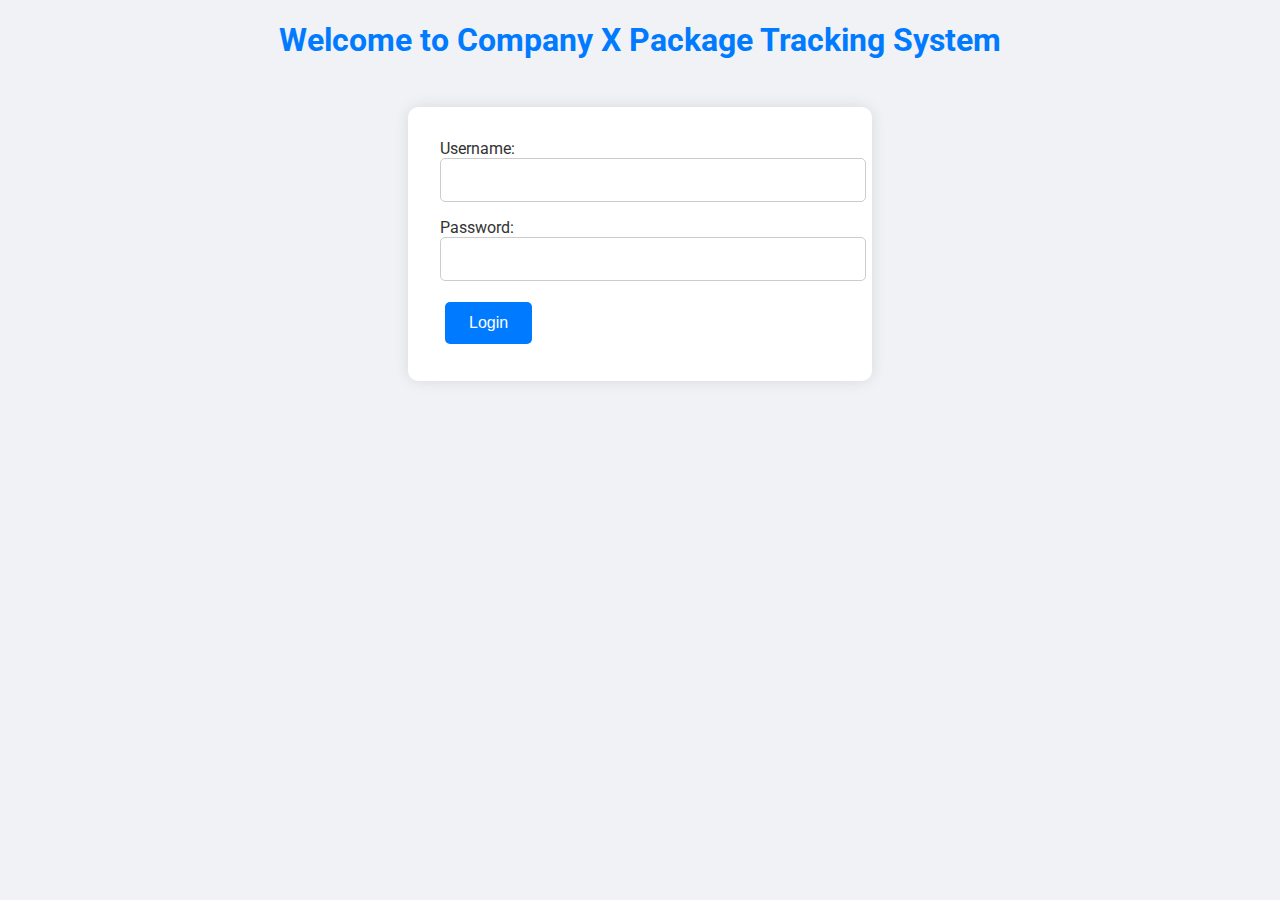
<file: index.html>
<!DOCTYPE html>
<html lang="en">
<head>
    <meta charset="UTF-8">
    <meta name="viewport" content="width=device-width, initial-scale=1.0">
    <title>Company X - Package Tracking</title>
    <link rel="stylesheet" href="css/styles.css">
</head>
<body>
    <h1>Welcome to Company X Package Tracking System</h1>
    <div class="login-options">
        <form id="login-form">
            <label for="username">Username:</label>
            <input type="text" id="username" required>
            <label for="password">Password:</label>
            <input type="password" id="password" required>
            <button type="submit">Login</button>
        </form>
        <p id="login-error" style="color: red;"></p>
    </div>
    <script src="js/data.js"></script>
    <script src="js/login.js"></script>
</body>
</html>
</file>
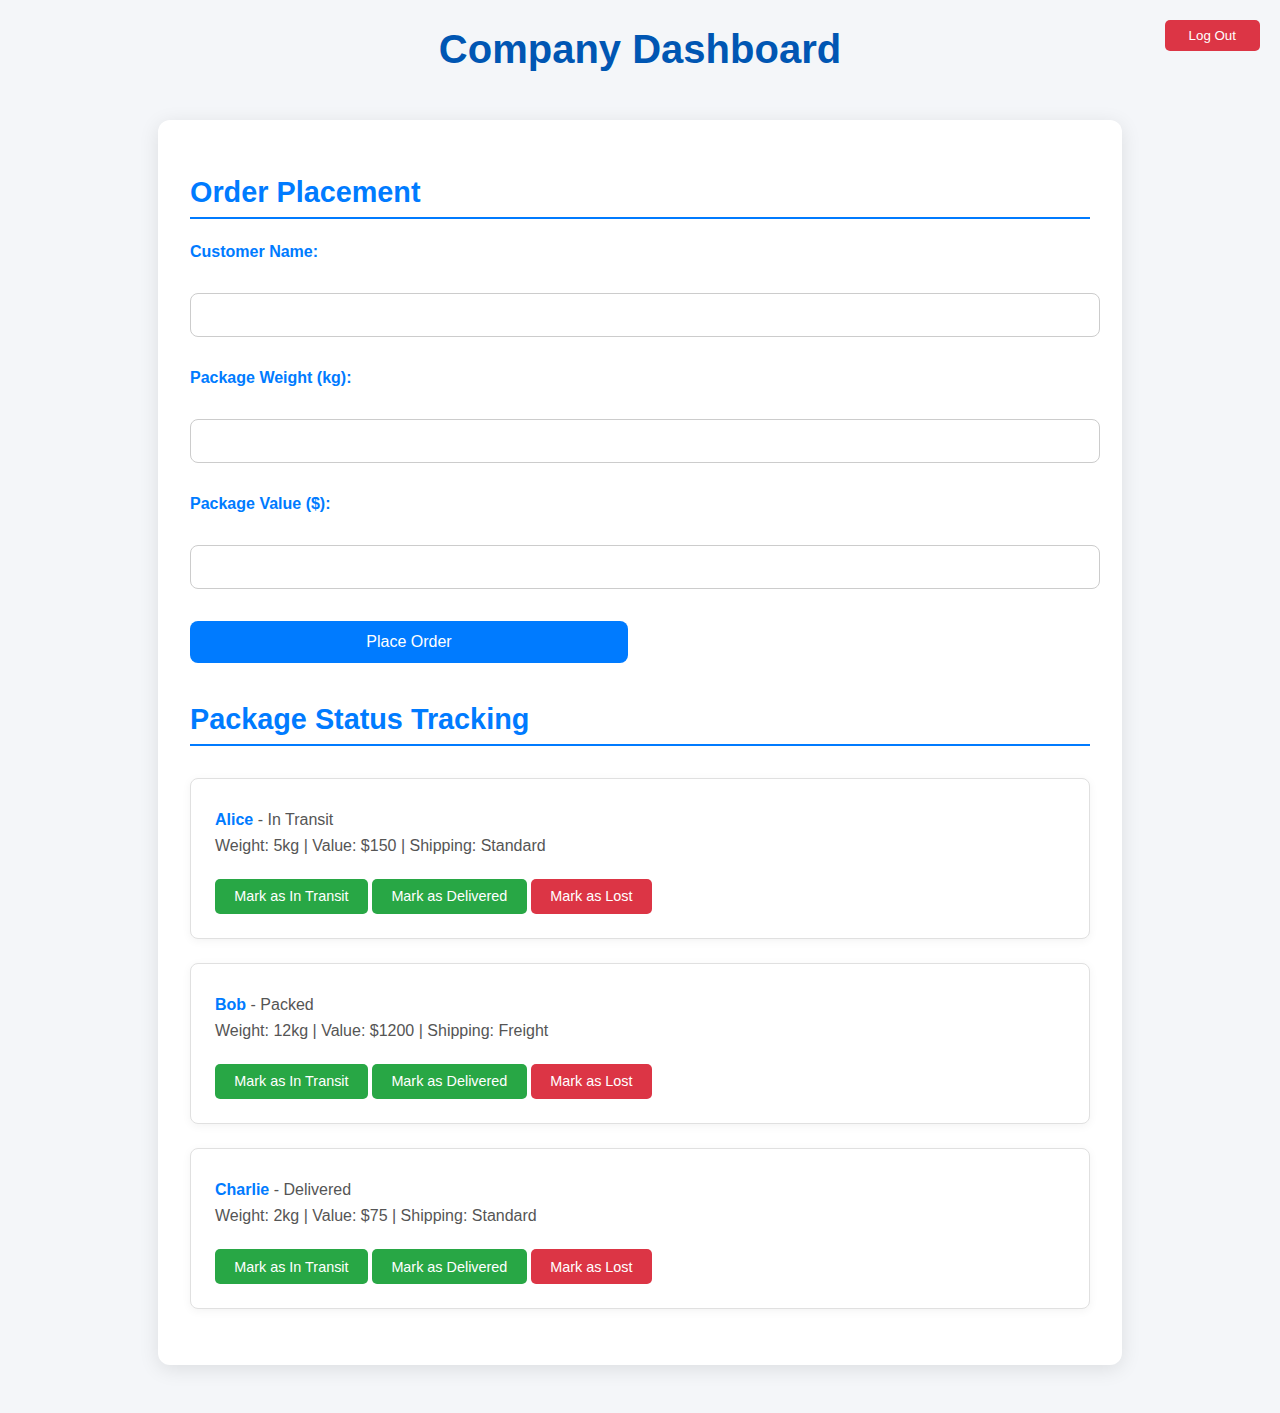
<file: company.html>
<!DOCTYPE html>
<html lang="en">
<head>
    <meta charset="UTF-8">
    <meta name="viewport" content="width=device-width, initial-scale=1.0">
    <title>Company Dashboard</title>
    <link rel="stylesheet" href="css/company.css">
</head>
<body>
    <h1>Company Dashboard</h1>
    <div id="company-operations">
        <h2>Order Placement</h2>
        <form id="order-form">
            <label for="customerName">Customer Name:</label>
            <input type="text" id="customerName" required>
            <label for="packageWeight">Package Weight (kg):</label>
            <input type="number" id="packageWeight" required>
            <label for="packageValue">Package Value ($):</label>
            <input type="number" id="packageValue" required>
            <button type="submit">Place Order</button>
        </form>
        <h2>Package Status Tracking</h2>
        <div id="package-list"></div>
    </div>
    <script src="js/data.js"></script>
    <script src="js/company.js"></script>
</body>
</html>
</file>
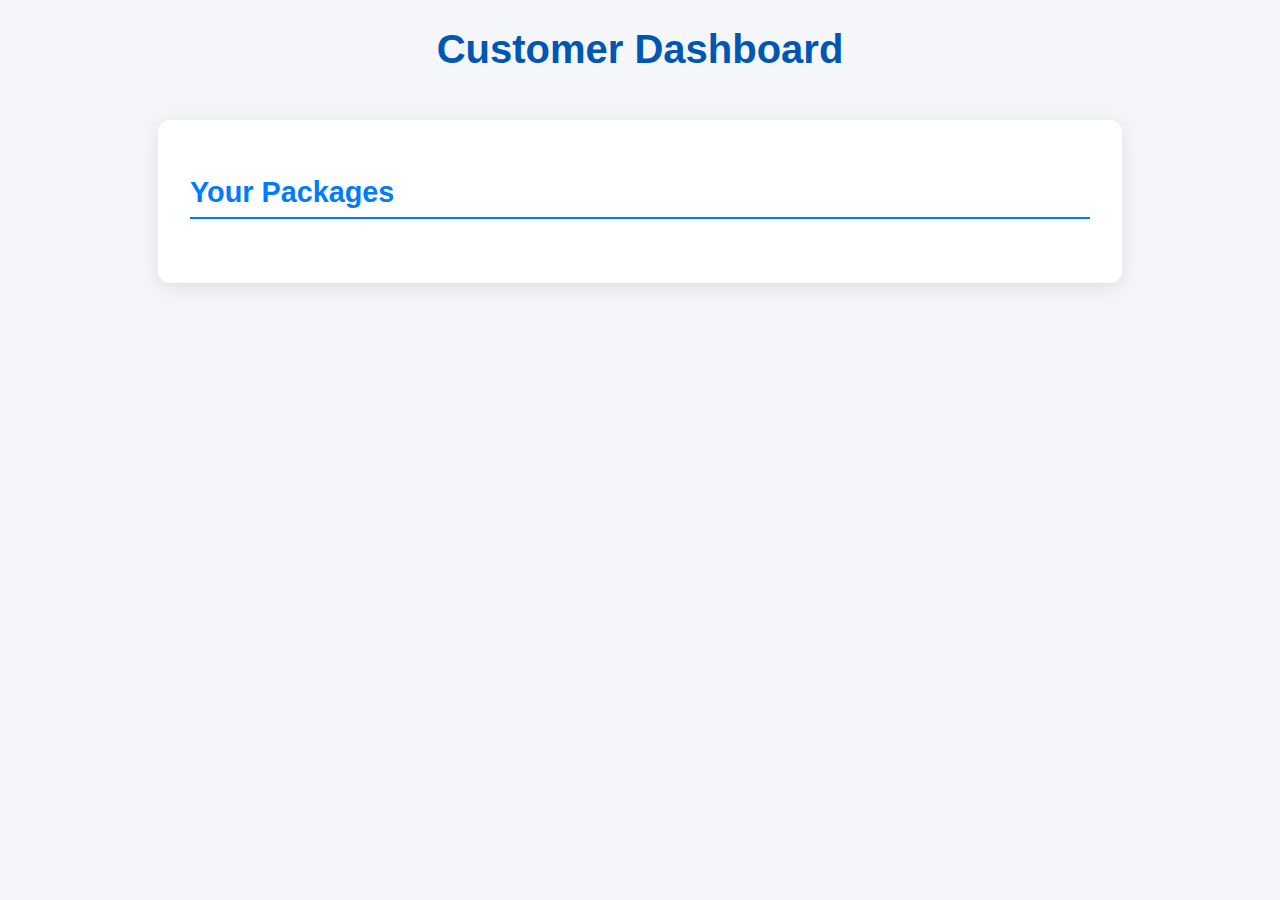
<file: customer.html>
<!DOCTYPE html>
<html lang="en">
<head>
    <meta charset="UTF-8">
    <meta name="viewport" content="width=device-width, initial-scale=1.0">
    <title>Customer Dashboard</title>
    <link rel="stylesheet" href="css/customer.css">
</head>
<body>
    <h1>Customer Dashboard</h1>
    <div id="customer-packages">
        <h2>Your Packages</h2>
        <div id="customer-package-list"></div>
    </div>
    <script src="js/data.js"></script>
    <script src="js/customer.js"></script>
</body>
</html>
</file>
<file: css/styles.css>
/* General Styles */


@import url('https://fonts.googleapis.com/css2?family=Roboto:wght@400;500;700&display=swap');

:root {
    --primary-color: #007bff;
    --secondary-color: #0056b3;
    --light-bg: #f0f2f5;
    --white: #ffffff;
    --dark-text: #333;
}

body {
    font-family: 'Roboto', sans-serif;
    background-color: var(--light-bg);
    color: var(--dark-text);
}

h1 {
    color: var(--primary-color);
}

button {
    background-color: var(--primary-color);
}

button:hover {
    background-color: var(--secondary-color);
}



body {
    font-family: 'Roboto', sans-serif;
    margin: 0;
    padding: 0;
    background-color: #f0f2f5;
    color: #333;
}

h1 {
    font-size: 2rem;
    margin-bottom: 1rem;
    color: #007bff;
    text-align: center;
}

.container {
    width: 90%;
    max-width: 1200px;
    margin: 0 auto;
    padding: 2rem;
}

button {
    padding: 0.75rem 1.5rem;
    margin: 5px;
    background-color: #007bff;
    color: white;
    border: none;
    border-radius: 5px;
    cursor: pointer;
    font-size: 1rem;
    transition: background-color 0.3s;
}

button:hover {
    background-color: #0056b3;
}

input[type="text"], input[type="password"], input[type="number"] {
    width: 100%;
    padding: 0.75rem;
    margin-bottom: 1rem;
    border: 1px solid #ccc;
    border-radius: 5px;
    font-size: 1rem;
}

.login-options {
    display: flex;
    flex-direction: column;
    align-items: center;
    margin-top: 3rem;
}

#login-form {
    background: white;
    padding: 2rem;
    border-radius: 10px;
    box-shadow: 0 0 15px rgba(0, 0, 0, 0.1);
    max-width: 400px;
    width: 100%;
}

#login-error {
    text-align: center;
    margin-top: 1rem;
}
</file>
<file: css/company.css>
/* Company Dashboard Styles */
body {
    font-family: 'Roboto', sans-serif;
    background-color: #f4f6f9;
    color: #333;
    margin: 0;
    padding: 0;
}

#company-operations {
    background: white;
    padding: 2rem;
    border-radius: 12px;
    box-shadow: 0 4px 20px rgba(0, 0, 0, 0.1);
    max-width: 900px;
    margin: 3rem auto;
}

h1 {
    font-size: 2.5rem;
    text-align: center;
    color: #0056b3;
    margin-bottom: 2rem;
}

h2 {
    font-size: 1.8rem;
    margin-bottom: 1.5rem;
    color: #007bff;
    border-bottom: 2px solid #007bff;
    padding-bottom: 0.5rem;
}

#order-form {
    display: grid;
    grid-template-columns: 1fr 1fr;
    gap: 1.5rem;
    margin-bottom: 2.5rem;
}

#order-form label {
    font-weight: 500;
    color: #333;
}

#order-form input[type="text"], 
#order-form input[type="number"] {
    grid-column: span 2;
    padding: 1rem;
    border: 1px solid #ccc;
    border-radius: 8px;
    font-size: 1rem;
}

#package-list {
    margin-top: 2rem;
}

.package-item {
    padding: 1.5rem;
    margin-bottom: 1.5rem;
    background-color: #ffffff;
    border: 1px solid #e0e0e0;
    border-radius: 8px;
    box-shadow: 0 2px 10px rgba(0, 0, 0, 0.05);
    transition: box-shadow 0.3s ease;
}

.package-item:hover {
    box-shadow: 0 4px 15px rgba(0, 0, 0, 0.1);
}

.package-item p {
    margin: 0.5rem 0;
    font-size: 1rem;
    color: #555;
}

.package-item p strong {
    color: #007bff;
}

.package-item button {
    margin-top: 1rem;
    padding: 0.6rem 1.2rem;
    font-size: 0.9rem;
    border-radius: 5px;
    background-color: #28a745;
    border: none;
    color: white;
    cursor: pointer;
    transition: background-color 0.3s ease;
}

.package-item button:hover {
    background-color: #218838;
}

.package-item button:last-child {
    background-color: #dc3545;
}

.package-item button:last-child:hover {
    background-color: #c82333;
}




body {
    font-family: 'Roboto', sans-serif;
    background-color: #f4f6f9;
    color: #333;
    margin: 0;
    padding: 0;
}

#order-form label {
    font-weight: bold;
    margin-bottom: 0.5rem;
    color: #007bff;
}

#order-form input[type="text"], 
#order-form input[type="number"] {
    width: calc(100% - 1rem);
    padding: 0.75rem;
    margin-bottom: 0.5rem;
    border: 1px solid #ccc;
    border-radius: 8px;
    font-size: 1rem;
}

#order-form button {
    padding: 0.75rem 1.5rem;
    background-color: #007bff;
    color: white;
    border: none;
    border-radius: 8px;
    cursor: pointer;
    font-size: 1rem;
    transition: background-color 0.3s;
}

#order-form button:hover {
    background-color: #0056b3;
}


button.logout-button {
    position: absolute;
    top: 20px;
    right: 20px;
    padding: 0.5rem 1.5rem;
    background-color: #dc3545;
    color: white;
    border: none;
    border-radius: 5px;
    cursor: pointer;
    transition: background-color 0.3s;
}

button.logout-button:hover {
    background-color: #c82333;
}



/* 
#order-form label {
    font-weight: bold;
    margin-bottom: 0.5rem;
    color: #007bff;
}

#order-form input[type="text"], 
#order-form input[type="number"] {
    width: calc(100% - 1rem);
    padding: 0.75rem;
    margin-bottom: 1.5rem;
    border: 1px solid #ccc;
    border-radius: 8px;
    font-size: 1rem;
}

#order-form button {
    padding: 0.75rem 1.5rem;
    background-color: #007bff;
    color: white;
    border: none;
    border-radius: 8px;
    cursor: pointer;
    font-size: 1rem;
    transition: background-color 0.3s;
}

#order-form button:hover {
    background-color: #0056b3;
}

button.logout-button {
    position: absolute;
    top: 20px;
    right: 20px;
    padding: 0.5rem 1rem;
    background-color: #dc3545;
    color: white;
    border: none;
    border-radius: 5px;
    cursor: pointer;
    transition: background-color 0.3s;
}

button.logout-button:hover {
    background-color: #c82333;
} */
</file>
<file: css/customer.css>
/* Customer Dashboard Styles */
body {
    font-family: 'Roboto', sans-serif;
    background-color: #f4f6f9;
    color: #333;
    margin: 0;
    padding: 0;
}

#customer-packages {
    background: white;
    padding: 2rem;
    border-radius: 12px;
    box-shadow: 0 4px 20px rgba(0, 0, 0, 0.1);
    max-width: 900px;
    margin: 3rem auto;
}

h1 {
    font-size: 2.5rem;
    text-align: center;
    color: #0056b3;
    margin-bottom: 2rem;
}

h2 {
    font-size: 1.8rem;
    margin-bottom: 1.5rem;
    color: #007bff;
    border-bottom: 2px solid #007bff;
    padding-bottom: 0.5rem;
}

#customer-package-list {
    margin-top: 2rem;
}

.customer-package-item {
    padding: 1.5rem;
    margin-bottom: 1.5rem;
    background-color: #ffffff;
    border: 1px solid #e0e0e0;
    border-radius: 8px;
    box-shadow: 0 2px 10px rgba(0, 0, 0, 0.05);
    transition: box-shadow 0.3s ease;
}

.customer-package-item:hover {
    box-shadow: 0 4px 15px rgba(0, 0, 0, 0.1);
}

.customer-package-item p {
    margin: 0.5rem 0;
    font-size: 1rem;
    color: #555;
}

.customer-package-item p strong {
    color: #007bff;
}

.customer-package-item button {
    margin-top: 1rem;
    padding: 0.6rem 1.2rem;
    font-size: 0.9rem;
    border-radius: 5px;
    background-color: #dc3545;
    border: none;
    color: white;
    cursor: pointer;
    transition: background-color 0.3s ease;
}

.customer-package-item button:hover {
    background-color: #c82333;
}




button.logout-button {
    position: absolute;
    top: 20px;
    right: 20px;
    padding: 0.5rem 1rem;
    background-color: #dc3545;
    color: white;
    border: none;
    border-radius: 5px;
    cursor: pointer;
    transition: background-color 0.3s;
}

button.logout-button:hover {
    background-color: #c82333;
}
</file>
